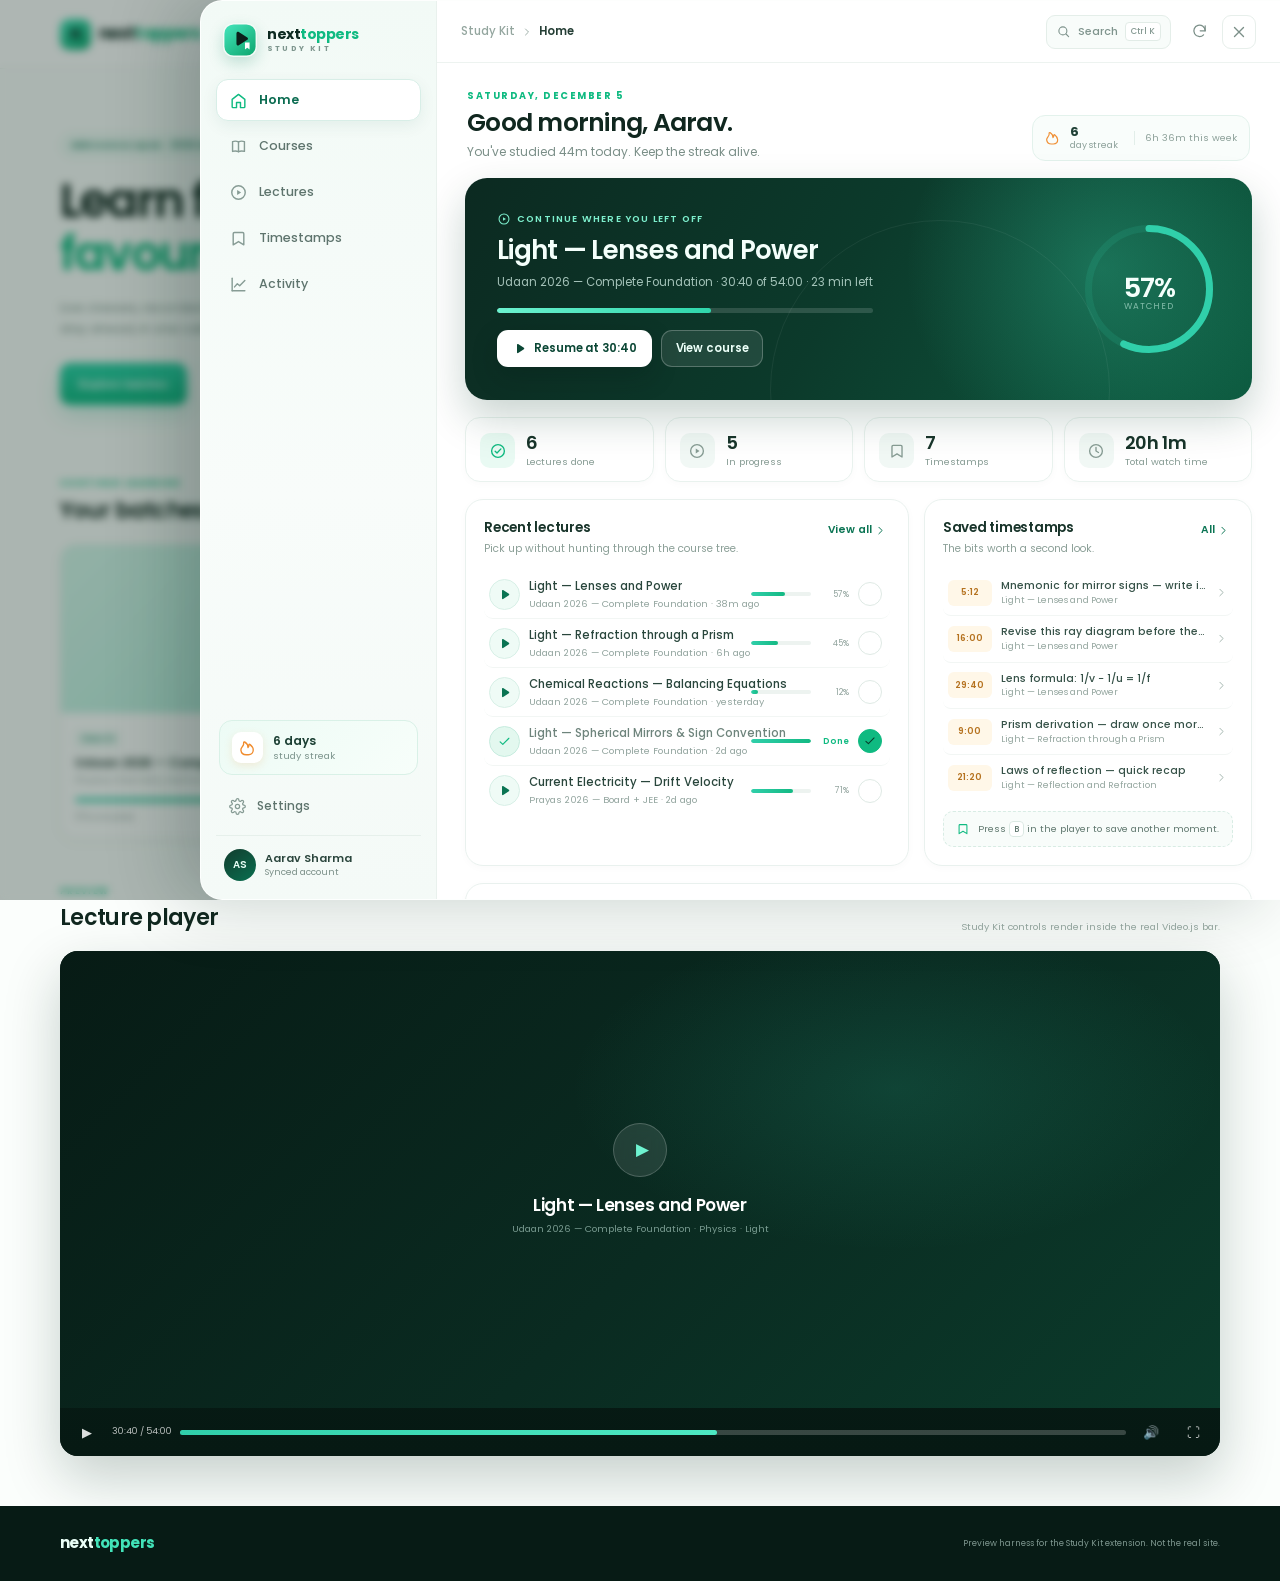
<file: Extension/demo/index.html>
<!doctype html>
<html lang="en">
  <head>
    <meta charset="utf-8" />
    <meta name="viewport" content="width=device-width, initial-scale=1" />
    <title>Next Toppers — Study Kit preview</title>
    <link rel="icon" type="image/png" href="../assets/icon32.png" />
    <link rel="stylesheet" href="demo.css" />
    <link rel="stylesheet" href="../src/host.css" />
  </head>
  <body>
    <header class="site-header">
      <div class="wrap header-inner">
        <a class="logo" href="#" aria-label="Next Toppers home">
          <span class="logo-mark">n</span>
          <span class="logo-text">next<span>toppers</span></span>
        </a>
        <nav class="site-nav" aria-label="Main navigation">
          <a href="#">Courses</a>
          <a href="#">Batches</a>
          <a href="#">Free classes</a>
          <a href="#">Store</a>
        </nav>
        <div class="header-actions">
          <button class="mini-search" type="button" aria-label="Search">
            <svg viewBox="0 0 24 24" width="16" height="16" fill="none" stroke="currentColor" stroke-width="1.8" stroke-linecap="round"><circle cx="11" cy="11" r="6.4"/><path d="m16 16 4.2 4.2"/></svg>
          </button>
          <a class="login" href="#">Login</a>
        </div>
      </div>
    </header>

    <main>
      <section class="hero wrap">
        <div class="hero-copy">
          <span class="pill">Admissions open · 2026 batches</span>
          <h1>Learn from India's<br /><span>favourite teachers.</span></h1>
          <p>Live classes, recorded lectures, notes and tests — everything you need to stay ahead, in one calm place.</p>
          <div class="hero-buttons">
            <button class="btn primary" type="button">Explore batches</button>
            <button class="btn ghost" type="button">Watch a free class</button>
          </div>
        </div>
        <div class="hero-art">
          <div class="hero-orbit"></div>
          <div class="hero-card">
            <div class="hero-card-top">
              <span class="hero-card-badge">LIVE</span>
              <span>Physics · Class 10</span>
            </div>
            <strong>Light — Reflection<br />and Refraction</strong>
            <div class="hero-card-row">
              <span class="hero-avatar">NT</span>
              <span>Next Toppers faculty</span>
            </div>
            <div class="hero-card-bar"><i></i></div>
          </div>
        </div>
      </section>

      <section class="wrap section course-section">
        <div class="section-head">
          <div><span class="section-kicker">Continue learning</span><h2>Your batches</h2></div>
          <a href="#" class="section-link">View all</a>
        </div>
        <div class="course-grid">
          <article class="course">
            <div class="course-cover c1">UD<br /><span>2026</span></div>
            <div class="course-body">
              <span class="course-tag">Class 10</span>
              <h3>Udaan 2026 — Complete Foundation</h3>
              <p>Physics, Chemistry, Maths &amp; Biology</p>
              <div class="course-bar"><i style="width: 57%"></i></div>
              <div class="course-foot"><span>57% complete</span><strong>Continue</strong></div>
            </div>
          </article>
          <article class="course">
            <div class="course-cover c2">PR<br /><span>2026</span></div>
            <div class="course-body">
              <span class="course-tag">Class 12</span>
              <h3>Prayas 2026 — Board + JEE</h3>
              <p>Full syllabus with mentored practice</p>
              <div class="course-bar"><i style="width: 23%"></i></div>
              <div class="course-foot"><span>23% complete</span><strong>Continue</strong></div>
            </div>
          </article>
          <article class="course">
            <div class="course-cover c3">AR<br /><span>JEE</span></div>
            <div class="course-body">
              <span class="course-tag">JEE Main</span>
              <h3>Arjuna JEE 2026 — Crash Course</h3>
              <p>High-yield revision and mock tests</p>
              <div class="course-bar"><i style="width: 8%"></i></div>
              <div class="course-foot"><span>Just started</span><strong>Continue</strong></div>
            </div>
          </article>
        </div>
      </section>

      <section class="wrap section mock-player-section" id="mock-player">
        <div class="section-head">
          <div><span class="section-kicker">Preview</span><h2>Lecture player</h2></div>
          <span class="section-note">Study Kit controls render inside the real Video.js bar.</span>
        </div>
        <div class="mock-player video-js">
          <div class="mock-stage">
            <span class="mock-play">▶</span>
            <div class="mock-title">Light — Reflection and Refraction</div>
            <div class="mock-sub">Udaan 2026 · Physics · Lecture 4</div>
          </div>
          <div class="vjs-control-bar">
            <button class="vjs-play-control" type="button" aria-label="Play">▶</button>
            <span class="vjs-time">30:40 / 54:00</span>
            <div class="vjs-progress-control"><div class="vjs-progress-holder"><div class="vjs-play-progress" style="width:57%"></div></div></div>
            <button class="vjs-volume-panel" type="button" aria-label="Mute">🔊</button>
            <button class="vjs-fullscreen-control" type="button" aria-label="Fullscreen">⛶</button>
          </div>
        </div>
      </section>
    </main>

    <footer class="site-footer">
      <div class="wrap">
        <span>next<span>toppers</span></span>
        <small>Preview harness for the Study Kit extension. Not the real site.</small>
      </div>
    </footer>

    <script src="chrome-shim.js"></script>
    <script src="../src/shared.js"></script>
    <script src="../src/store.js"></script>
    <script src="../src/api.js"></script>
    <script src="../src/sync.js"></script>
    <script src="../src/ui-core.js"></script>
    <script src="../src/player.js"></script>
    <script src="../src/quick-search.js"></script>
    <script src="../src/hub.js"></script>
    <script src="demo.js"></script>
  </body>
</html>
</file>
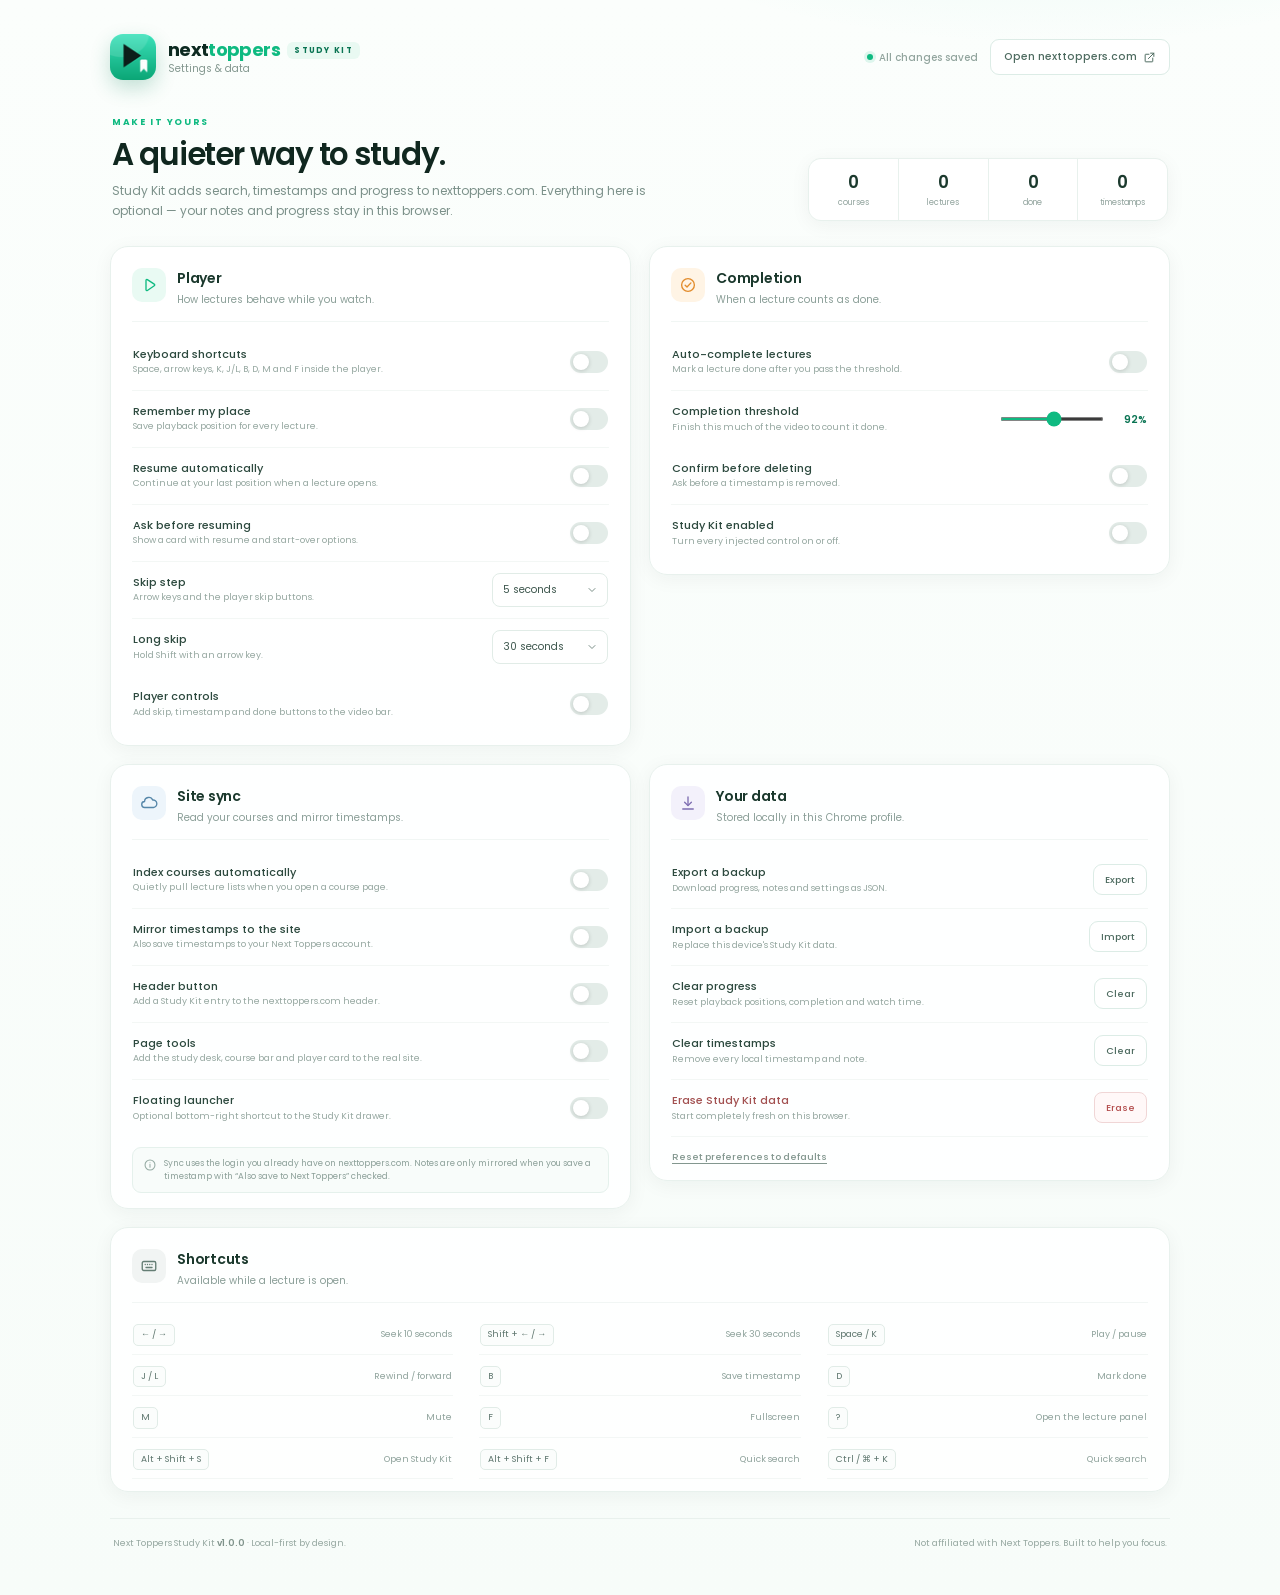
<file: Extension/options/options.html>
<!doctype html>
<html lang="en">
  <head>
    <meta charset="utf-8" />
    <meta name="viewport" content="width=device-width, initial-scale=1" />
    <title>Next Toppers Study Kit — Settings</title>
    <link rel="stylesheet" href="options.css" />
  </head>
  <body>
    <div class="shell">
      <header class="top">
        <div class="brand">
          <img src="../assets/icon48.png" alt="" class="brand-mark" />
          <div>
            <strong>next<span>toppers</span> <em>Study Kit</em></strong>
            <small>Settings &amp; data</small>
          </div>
        </div>
        <div class="top-actions">
          <span class="save-state" id="save-state">All changes saved</span>
          <a class="ghost-btn" href="https://nexttoppers.com" target="_blank" rel="noreferrer">
            Open nexttoppers.com
            <svg viewBox="0 0 24 24" width="13" height="13" fill="none" stroke="currentColor" stroke-width="1.8" stroke-linecap="round" stroke-linejoin="round" aria-hidden="true">
              <path d="M14 4h6v6" /><path d="M20 4 10 14" /><path d="M18 13v6a1 1 0 0 1-1 1H5a1 1 0 0 1-1-1V7a1 1 0 0 1 1-1h6" />
            </svg>
          </a>
        </div>
      </header>

      <section class="intro">
        <div>
          <span class="eyebrow">Make it yours</span>
          <h1>A quieter way to study.</h1>
          <p>Study Kit adds search, timestamps and progress to nexttoppers.com. Everything here is optional — your notes and progress stay in this browser.</p>
        </div>
        <div class="summary" id="summary">
          <div><strong id="sum-courses">0</strong><span>courses</span></div>
          <div><strong id="sum-lectures">0</strong><span>lectures</span></div>
          <div><strong id="sum-done">0</strong><span>done</span></div>
          <div><strong id="sum-bookmarks">0</strong><span>timestamps</span></div>
        </div>
      </section>

      <div class="grid">
        <section class="card">
          <header class="card-head">
            <span class="card-icon mint">
              <svg viewBox="0 0 24 24" width="18" height="18" fill="none" stroke="currentColor" stroke-width="1.8" stroke-linecap="round" stroke-linejoin="round" aria-hidden="true">
                <path d="M8 5.7v12.6c0 .9 1 1.5 1.8 1L19 13c.8-.5.8-1.6 0-2.1L9.8 4.8C9 4.3 8 4.8 8 5.7Z" />
              </svg>
            </span>
            <div><h2>Player</h2><p>How lectures behave while you watch.</p></div>
          </header>
          <label class="row">
            <span><strong>Keyboard shortcuts</strong><small>Space, arrow keys, K, J/L, B, D, M and F inside the player.</small></span>
            <span class="switch"><input type="checkbox" data-setting="shortcuts" /><span class="track"><i></i></span></span>
          </label>
          <label class="row">
            <span><strong>Remember my place</strong><small>Save playback position for every lecture.</small></span>
            <span class="switch"><input type="checkbox" data-setting="saveProgress" /><span class="track"><i></i></span></span>
          </label>
          <label class="row">
            <span><strong>Resume automatically</strong><small>Continue at your last position when a lecture opens.</small></span>
            <span class="switch"><input type="checkbox" data-setting="autoResume" /><span class="track"><i></i></span></span>
          </label>
          <label class="row">
            <span><strong>Ask before resuming</strong><small>Show a card with resume and start-over options.</small></span>
            <span class="switch"><input type="checkbox" data-setting="showResumePrompt" /><span class="track"><i></i></span></span>
          </label>
          <div class="row">
            <span><strong>Skip step</strong><small>Arrow keys and the player skip buttons.</small></span>
            <select data-setting="seekSeconds">
              <option value="5">5 seconds</option>
              <option value="10">10 seconds</option>
              <option value="15">15 seconds</option>
              <option value="20">20 seconds</option>
              <option value="30">30 seconds</option>
            </select>
          </div>
          <div class="row">
            <span><strong>Long skip</strong><small>Hold Shift with an arrow key.</small></span>
            <select data-setting="longSeekSeconds">
              <option value="30">30 seconds</option>
              <option value="45">45 seconds</option>
              <option value="60">60 seconds</option>
              <option value="90">90 seconds</option>
            </select>
          </div>
          <label class="row">
            <span><strong>Player controls</strong><small>Add skip, timestamp and done buttons to the video bar.</small></span>
            <span class="switch"><input type="checkbox" data-setting="showPlayerButtons" /><span class="track"><i></i></span></span>
          </label>
        </section>

        <section class="card">
          <header class="card-head">
            <span class="card-icon warm">
              <svg viewBox="0 0 24 24" width="18" height="18" fill="none" stroke="currentColor" stroke-width="1.8" stroke-linecap="round" stroke-linejoin="round" aria-hidden="true">
                <circle cx="12" cy="12" r="8.5" /><path d="m8.2 12.2 2.5 2.5 5.2-5.5" />
              </svg>
            </span>
            <div><h2>Completion</h2><p>When a lecture counts as done.</p></div>
          </header>
          <label class="row">
            <span><strong>Auto-complete lectures</strong><small>Mark a lecture done after you pass the threshold.</small></span>
            <span class="switch"><input type="checkbox" data-setting="autoComplete" /><span class="track"><i></i></span></span>
          </label>
          <div class="row range-row">
            <span><strong>Completion threshold</strong><small>Finish this much of the video to count it done.</small></span>
            <span class="range-control">
              <input type="range" min="70" max="99" step="1" data-setting="autoCompleteAt" />
              <output id="range-output">92%</output>
            </span>
          </div>
          <label class="row">
            <span><strong>Confirm before deleting</strong><small>Ask before a timestamp is removed.</small></span>
            <span class="switch"><input type="checkbox" data-setting="confirmDelete" /><span class="track"><i></i></span></span>
          </label>
          <label class="row">
            <span><strong>Study Kit enabled</strong><small>Turn every injected control on or off.</small></span>
            <span class="switch"><input type="checkbox" data-setting="enabled" /><span class="track"><i></i></span></span>
          </label>
        </section>

        <section class="card">
          <header class="card-head">
            <span class="card-icon blue">
              <svg viewBox="0 0 24 24" width="18" height="18" fill="none" stroke="currentColor" stroke-width="1.8" stroke-linecap="round" stroke-linejoin="round" aria-hidden="true">
                <path d="M6.5 18a4 4 0 0 1-.4-8 5.6 5.6 0 0 1 10.8-1.9A4.5 4.5 0 0 1 18 18H6.5Z" />
              </svg>
            </span>
            <div><h2>Site sync</h2><p>Read your courses and mirror timestamps.</p></div>
          </header>
          <label class="row">
            <span><strong>Index courses automatically</strong><small>Quietly pull lecture lists when you open a course page.</small></span>
            <span class="switch"><input type="checkbox" data-setting="autoIndexCourse" /><span class="track"><i></i></span></span>
          </label>
          <label class="row">
            <span><strong>Mirror timestamps to the site</strong><small>Also save timestamps to your Next Toppers account.</small></span>
            <span class="switch"><input type="checkbox" data-setting="syncBookmarks" /><span class="track"><i></i></span></span>
          </label>
          <label class="row">
            <span><strong>Header button</strong><small>Add a Study Kit entry to the nexttoppers.com header.</small></span>
            <span class="switch"><input type="checkbox" data-setting="showHeaderButton" /><span class="track"><i></i></span></span>
          </label>
          <label class="row">
            <span><strong>Page tools</strong><small>Add the study desk, course bar and player card to the real site.</small></span>
            <span class="switch"><input type="checkbox" data-setting="showNativeSections" /><span class="track"><i></i></span></span>
          </label>
          <label class="row">
            <span><strong>Floating launcher</strong><small>Optional bottom-right shortcut to the Study Kit drawer.</small></span>
            <span class="switch"><input type="checkbox" data-setting="showFloatingTab" /><span class="track"><i></i></span></span>
          </label>
          <p class="note">
            <svg viewBox="0 0 24 24" width="14" height="14" fill="none" stroke="currentColor" stroke-width="1.8" stroke-linecap="round" stroke-linejoin="round" aria-hidden="true">
              <circle cx="12" cy="12" r="8.5" /><path d="M12 11v5" /><path d="M12 8h.01" />
            </svg>
            Sync uses the login you already have on nexttoppers.com. Notes are only mirrored when you save a timestamp with “Also save to Next Toppers” checked.
          </p>
        </section>

        <section class="card">
          <header class="card-head">
            <span class="card-icon lavender">
              <svg viewBox="0 0 24 24" width="18" height="18" fill="none" stroke="currentColor" stroke-width="1.8" stroke-linecap="round" stroke-linejoin="round" aria-hidden="true">
                <path d="M12 4v11" /><path d="m7.5 11 4.5 4.5 4.5-4.5" /><path d="M5 20h14" />
              </svg>
            </span>
            <div><h2>Your data</h2><p>Stored locally in this Chrome profile.</p></div>
          </header>
          <div class="data-row">
            <div><strong>Export a backup</strong><small>Download progress, notes and settings as JSON.</small></div>
            <button class="ghost-btn" id="export-btn" type="button">Export</button>
          </div>
          <div class="data-row">
            <div><strong>Import a backup</strong><small>Replace this device's Study Kit data.</small></div>
            <button class="ghost-btn" id="import-btn" type="button">Import</button>
          </div>
          <div class="data-row">
            <div><strong>Clear progress</strong><small>Reset playback positions, completion and watch time.</small></div>
            <button class="ghost-btn" id="clear-progress" type="button">Clear</button>
          </div>
          <div class="data-row">
            <div><strong>Clear timestamps</strong><small>Remove every local timestamp and note.</small></div>
            <button class="ghost-btn" id="clear-bookmarks" type="button">Clear</button>
          </div>
          <div class="data-row danger">
            <div><strong>Erase Study Kit data</strong><small>Start completely fresh on this browser.</small></div>
            <button class="danger-btn" id="clear-all" type="button">Erase</button>
          </div>
          <button class="text-btn" id="reset-settings" type="button">Reset preferences to defaults</button>
        </section>

        <section class="card wide">
          <header class="card-head">
            <span class="card-icon slate">
              <svg viewBox="0 0 24 24" width="18" height="18" fill="none" stroke="currentColor" stroke-width="1.8" stroke-linecap="round" stroke-linejoin="round" aria-hidden="true">
                <rect x="3" y="6" width="18" height="12" rx="2" /><path d="M7 10h.01M10 10h.01M13 10h.01M16 10h.01M8 14h8" />
              </svg>
            </span>
            <div><h2>Shortcuts</h2><p>Available while a lecture is open.</p></div>
          </header>
          <div class="shortcut-grid">
            <div><kbd>← / →</kbd><span>Seek 10 seconds</span></div>
            <div><kbd>Shift + ← / →</kbd><span>Seek 30 seconds</span></div>
            <div><kbd>Space / K</kbd><span>Play / pause</span></div>
            <div><kbd>J / L</kbd><span>Rewind / forward</span></div>
            <div><kbd>B</kbd><span>Save timestamp</span></div>
            <div><kbd>D</kbd><span>Mark done</span></div>
            <div><kbd>M</kbd><span>Mute</span></div>
            <div><kbd>F</kbd><span>Fullscreen</span></div>
            <div><kbd>?</kbd><span>Open the lecture panel</span></div>
            <div><kbd>Alt + Shift + S</kbd><span>Open Study Kit</span></div>
            <div><kbd>Alt + Shift + F</kbd><span>Quick search</span></div>
            <div><kbd>Ctrl / ⌘ + K</kbd><span>Quick search</span></div>
          </div>
        </section>
      </div>

      <footer class="foot">
        <span>Next Toppers Study Kit <b id="version">v1.0.0</b> · Local-first by design.</span>
        <span>Not affiliated with Next Toppers. Built to help you focus.</span>
      </footer>
    </div>

    <div class="toast" id="toast" role="status" aria-live="polite"></div>
    <input type="file" id="import-file" accept="application/json,.json" hidden />
    <script src="../src/shared.js"></script>
    <script src="options.js"></script>
  </body>
</html>
</file>
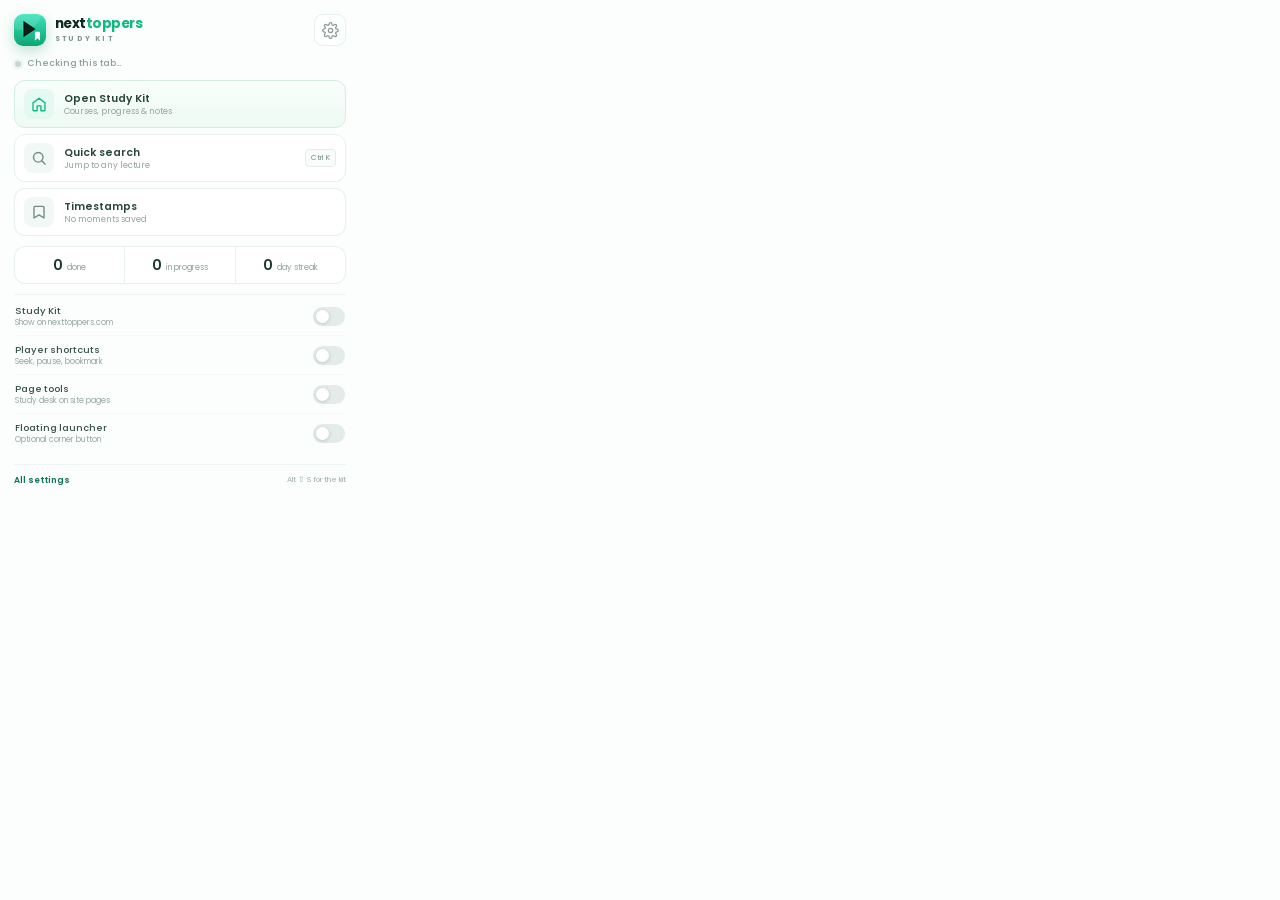
<file: Extension/popup/popup.html>
<!doctype html>
<html lang="en">
  <head>
    <meta charset="utf-8" />
    <meta name="viewport" content="width=device-width, initial-scale=1" />
    <title>Next Toppers Study Kit</title>
    <link rel="stylesheet" href="popup.css" />
  </head>
  <body>
    <main class="popup">
      <header class="top">
        <div class="brand">
          <img src="../assets/icon32.png" alt="" class="brand-mark" />
          <div class="brand-copy">
            <strong>next<span>toppers</span></strong>
            <small>STUDY KIT</small>
          </div>
        </div>
        <button class="icon-btn" id="open-settings" type="button" title="Study Kit settings" aria-label="Open settings">
          <svg viewBox="0 0 24 24" width="17" height="17" fill="none" stroke="currentColor" stroke-width="1.8" stroke-linecap="round" stroke-linejoin="round" aria-hidden="true">
            <circle cx="12" cy="12" r="3" />
            <path d="M19.4 15a1.7 1.7 0 0 0 .3 1.9l.1.1a2 2 0 1 1-2.8 2.8l-.1-.1a1.7 1.7 0 0 0-1.9-.3 1.7 1.7 0 0 0-1 1.5V21a2 2 0 1 1-4 0v-.1a1.7 1.7 0 0 0-1.1-1.5 1.7 1.7 0 0 0-1.9.3l-.1.1a2 2 0 1 1-2.8-2.8l.1-.1a1.7 1.7 0 0 0 .3-1.9 1.7 1.7 0 0 0-1.5-1H3a2 2 0 1 1 0-4h.1a1.7 1.7 0 0 0 1.5-1.1 1.7 1.7 0 0 0-.3-1.9l-.1-.1a2 2 0 1 1 2.8-2.8l.1.1a1.7 1.7 0 0 0 1.9.3H9a1.7 1.7 0 0 0 1-1.5V3a2 2 0 1 1 4 0v.1a1.7 1.7 0 0 0 1 1.5 1.7 1.7 0 0 0 1.9-.3l.1-.1a2 2 0 1 1 2.8 2.8l-.1.1a1.7 1.7 0 0 0-.3 1.9V9a1.7 1.7 0 0 0 1.5 1H21a2 2 0 1 1 0 4h-.1a1.7 1.7 0 0 0-1.5 1Z" />
          </svg>
        </button>
      </header>

      <div class="site-state" id="site-state">
        <span class="site-dot"></span>
        <span id="site-text">Checking this tab…</span>
      </div>

      <button class="continue" id="continue-card" type="button" hidden>
        <span class="continue-art" id="continue-art">NT</span>
        <span class="continue-copy">
          <span class="continue-kicker">Continue where you left off</span>
          <strong id="continue-title">Your next lecture</strong>
          <span class="continue-meta" id="continue-meta"></span>
          <span class="continue-track"><i id="continue-fill"></i></span>
        </span>
        <span class="continue-play">
          <svg viewBox="0 0 24 24" width="15" height="15" fill="currentColor" aria-hidden="true">
            <path d="M8 5.7v12.6c0 .9 1 1.5 1.8 1L19 13c.8-.5.8-1.6 0-2.1L9.8 4.8C9 4.3 8 4.8 8 5.7Z" />
          </svg>
        </span>
      </button>

      <div class="actions">
        <button class="action primary" id="open-hub" type="button">
          <span class="action-icon">
            <svg viewBox="0 0 24 24" width="18" height="18" fill="none" stroke="currentColor" stroke-width="1.8" stroke-linecap="round" stroke-linejoin="round" aria-hidden="true">
              <path d="m4 10.5 8-6.2 8 6.2V20a1 1 0 0 1-1 1h-4.5v-6.5h-5V21H5a1 1 0 0 1-1-1v-9.5Z" />
            </svg>
          </span>
          <span><strong>Open Study Kit</strong><small>Courses, progress &amp; notes</small></span>
        </button>
        <button class="action" id="quick-search" type="button">
          <span class="action-icon">
            <svg viewBox="0 0 24 24" width="18" height="18" fill="none" stroke="currentColor" stroke-width="1.8" stroke-linecap="round" stroke-linejoin="round" aria-hidden="true">
              <circle cx="11" cy="11" r="6.4" />
              <path d="m16 16 4.2 4.2" />
            </svg>
          </span>
          <span><strong>Quick search</strong><small>Jump to any lecture</small></span>
          <kbd>Ctrl K</kbd>
        </button>
        <button class="action" id="open-timestamps" type="button">
          <span class="action-icon">
            <svg viewBox="0 0 24 24" width="18" height="18" fill="none" stroke="currentColor" stroke-width="1.8" stroke-linecap="round" stroke-linejoin="round" aria-hidden="true">
              <path d="M6.8 4.5h10.4a1.5 1.5 0 0 1 1.5 1.5v14l-6.7-4.1L5.3 20V6a1.5 1.5 0 0 1 1.5-1.5Z" />
            </svg>
          </span>
          <span><strong>Timestamps</strong><small id="timestamp-count">No moments saved</small></span>
        </button>
      </div>

      <section class="stats" aria-label="Study stats">
        <div><strong id="stat-done">0</strong><span>done</span></div>
        <div><strong id="stat-progress">0</strong><span>in progress</span></div>
        <div><strong id="stat-streak">0</strong><span>day streak</span></div>
      </section>

      <section class="prefs" aria-label="Quick preferences">
        <label class="pref">
          <span><strong>Study Kit</strong><small>Show on nexttoppers.com</small></span>
          <span class="switch"><input type="checkbox" data-setting="enabled" /><span class="track"><i></i></span></span>
        </label>
        <label class="pref">
          <span><strong>Player shortcuts</strong><small>Seek, pause, bookmark</small></span>
          <span class="switch"><input type="checkbox" data-setting="shortcuts" /><span class="track"><i></i></span></span>
        </label>
        <label class="pref">
          <span><strong>Page tools</strong><small>Study desk on site pages</small></span>
          <span class="switch"><input type="checkbox" data-setting="showNativeSections" /><span class="track"><i></i></span></span>
        </label>
        <label class="pref">
          <span><strong>Floating launcher</strong><small>Optional corner button</small></span>
          <span class="switch"><input type="checkbox" data-setting="showFloatingTab" /><span class="track"><i></i></span></span>
        </label>
      </section>

      <footer class="foot">
        <button class="foot-link" id="open-options" type="button">All settings</button>
        <span class="foot-brand">Alt ⇧ S for the kit</span>
      </footer>
    </main>
    <script src="../src/shared.js"></script>
    <script src="popup.js"></script>
  </body>
</html>
</file>
<file: Extension/demo/demo.css>
@font-face {
  font-family: "NT Poppins";
  src: url("../assets/poppins-400.woff2") format("woff2");
  font-weight: 400;
  font-display: swap;
}
@font-face {
  font-family: "NT Poppins";
  src: url("../assets/poppins-500.woff2") format("woff2");
  font-weight: 500;
  font-display: swap;
}
@font-face {
  font-family: "NT Poppins";
  src: url("../assets/poppins-600.woff2") format("woff2");
  font-weight: 600;
  font-display: swap;
}
@font-face {
  font-family: "NT Poppins";
  src: url("../assets/poppins-700.woff2") format("woff2");
  font-weight: 700;
  font-display: swap;
}

:root {
  --mint: #30cfaa;
  --mint-strong: #0fba81;
  --ink: #10271f;
  --muted: #7b8f88;
  --line: #e7f0ec;
  font-family: "NT Poppins", "Poppins", -apple-system, BlinkMacSystemFont, "Segoe UI", sans-serif;
  color: var(--ink);
}
* {
  box-sizing: border-box;
}
html {
  background: #fbfefc;
}
body {
  margin: 0;
  background: #fbfefc;
  font-size: 14px;
  line-height: 1.5;
  -webkit-font-smoothing: antialiased;
}
a {
  color: inherit;
  text-decoration: none;
}
.wrap {
  width: min(1160px, calc(100% - 48px));
  margin: 0 auto;
}

/* ----------------------------------------------------------------- header */

.site-header {
  position: relative;
  z-index: 10;
  border-bottom: 1px solid #edf3f0;
  background: rgba(255, 255, 255, 0.96);
  backdrop-filter: blur(12px);
}
.header-inner {
  display: flex;
  align-items: center;
  gap: 30px;
  height: 68px;
}
.logo {
  display: flex;
  align-items: center;
  gap: 8px;
}
.logo-mark {
  display: flex;
  align-items: center;
  justify-content: center;
  width: 31px;
  height: 31px;
  border-radius: 9px;
  background: linear-gradient(145deg, #42e3b9, #0fa870);
  color: #0c1f1a;
  font-size: 17px;
  font-weight: 700;
}
.logo-text {
  font-size: 17px;
  font-weight: 700;
  letter-spacing: -0.7px;
  color: #0d2a21;
}
.logo-text span {
  color: var(--mint-strong);
}
.site-nav {
  display: flex;
  align-items: center;
  gap: 24px;
  margin-left: 12px;
}
.site-nav a {
  font-size: 12px;
  font-weight: 500;
  color: #5d756c;
}
.site-nav a:hover {
  color: var(--mint-deep);
}
.header-actions {
  display: flex;
  align-items: center;
  gap: 10px;
  margin-left: auto;
}
.mini-search {
  display: flex;
  align-items: center;
  justify-content: center;
  width: 33px;
  height: 33px;
  border: 1px solid #e7f0ec;
  border-radius: 9px;
  background: #fff;
  color: #7d938b;
}
.login {
  display: inline-flex;
  align-items: center;
  justify-content: center;
  height: 36px;
  padding: 0 17px;
  border-radius: 999px;
  background: #10271f;
  color: #f2fff9;
  font-size: 11.5px;
  font-weight: 600;
}
.login:hover {
  background: #0a7453;
}

/* ------------------------------------------------------------------- hero */

.hero {
  display: flex;
  align-items: center;
  justify-content: space-between;
  gap: 50px;
  min-height: 390px;
  padding-top: 44px;
  padding-bottom: 34px;
}
.hero-copy {
  max-width: 620px;
}
.pill {
  display: inline-flex;
  padding: 5px 10px;
  border: 1px solid #d8f0e7;
  border-radius: 999px;
  background: #f0fbf6;
  color: #0a7453;
  font-size: 9px;
  font-weight: 600;
  letter-spacing: 0.2px;
}
.hero h1 {
  margin: 17px 0 0;
  font-size: 47px;
  font-weight: 600;
  line-height: 1.12;
  letter-spacing: -1.8px;
  color: #10271f;
}
.hero h1 span {
  color: var(--mint-strong);
}
.hero p {
  max-width: 500px;
  margin: 16px 0 0;
  color: #7b8f88;
  font-size: 12.5px;
  line-height: 1.7;
}
.hero-buttons {
  display: flex;
  gap: 9px;
  margin-top: 24px;
}
.btn {
  display: inline-flex;
  align-items: center;
  justify-content: center;
  height: 42px;
  padding: 0 18px;
  border: 1px solid transparent;
  border-radius: 10px;
  font-size: 11.5px;
  font-weight: 600;
}
.btn.primary {
  background: linear-gradient(180deg, #2fd4ab, #16b985);
  color: #fff;
  box-shadow: 0 9px 22px rgba(20, 176, 129, 0.22);
}
.btn.ghost {
  border-color: #dfece7;
  background: #fff;
  color: #4e6b60;
}
.hero-art {
  position: relative;
  display: flex;
  align-items: center;
  justify-content: center;
  width: 360px;
  height: 300px;
  flex: 0 0 360px;
}
.hero-orbit {
  position: absolute;
  inset: 8px;
  border: 1px dashed #cfe9df;
  border-radius: 50%;
}
.hero-orbit::after {
  content: "";
  position: absolute;
  top: 24px;
  right: 44px;
  width: 11px;
  height: 11px;
  border-radius: 50%;
  background: var(--mint);
  box-shadow: 0 0 0 6px rgba(48, 207, 170, 0.13);
}
.hero-card {
  position: relative;
  width: 280px;
  padding: 18px;
  border-radius: 18px;
  background: linear-gradient(145deg, #0c2a21, #0d5b40);
  color: #fff;
  box-shadow: 0 26px 60px rgba(7, 48, 35, 0.28);
  transform: rotate(-2.5deg);
}
.hero-card-top {
  display: flex;
  align-items: center;
  gap: 8px;
  font-size: 8.5px;
  color: rgba(225, 255, 246, 0.63);
}
.hero-card-badge {
  padding: 3px 6px;
  border-radius: 4px;
  background: #ff6b6b;
  color: #fff;
  font-size: 7px;
  font-weight: 700;
  letter-spacing: 0.8px;
}
.hero-card strong {
  display: block;
  margin-top: 14px;
  font-size: 19px;
  font-weight: 600;
  line-height: 1.28;
  letter-spacing: -0.5px;
}
.hero-card-row {
  display: flex;
  align-items: center;
  gap: 7px;
  margin-top: 18px;
  font-size: 8.5px;
  color: rgba(219, 250, 240, 0.6);
}
.hero-avatar {
  display: flex;
  align-items: center;
  justify-content: center;
  width: 24px;
  height: 24px;
  border-radius: 50%;
  background: #42e3b9;
  color: #083d2e;
  font-size: 7px;
  font-weight: 700;
}
.hero-card-bar {
  height: 4px;
  margin-top: 14px;
  overflow: hidden;
  border-radius: 99px;
  background: rgba(255, 255, 255, 0.13);
}
.hero-card-bar i {
  display: block;
  width: 57%;
  height: 100%;
  border-radius: inherit;
  background: linear-gradient(90deg, #6cf2cf, #2fd6ab);
}

/* ---------------------------------------------------------------- sections */

.section {
  padding-top: 18px;
  padding-bottom: 28px;
}
.section-head {
  display: flex;
  align-items: flex-end;
  justify-content: space-between;
  gap: 20px;
  margin-bottom: 17px;
}
.section-kicker {
  display: block;
  margin-bottom: 4px;
  color: var(--mint-strong);
  font-size: 8.5px;
  font-weight: 700;
  letter-spacing: 1.3px;
  text-transform: uppercase;
}
.section h2 {
  margin: 0;
  font-size: 22px;
  font-weight: 600;
  letter-spacing: -0.7px;
  color: #10271f;
}
.section-link {
  color: var(--mint-deep);
  font-size: 10px;
  font-weight: 600;
}
.section-note {
  font-size: 9.5px;
  color: #97a9a2;
}
.course-grid {
  display: grid;
  grid-template-columns: repeat(3, minmax(0, 1fr));
  gap: 15px;
}
.course {
  overflow: hidden;
  border: 1px solid #e8f1ed;
  border-radius: 15px;
  background: #fff;
  box-shadow: 0 3px 12px rgba(8, 44, 32, 0.035);
}
.course-cover {
  display: flex;
  flex-direction: column;
  align-items: center;
  justify-content: center;
  aspect-ratio: 16 / 7.2;
  color: rgba(6, 47, 34, 0.72);
  font-size: 25px;
  font-weight: 700;
  line-height: 1;
  letter-spacing: -1px;
}
.course-cover span {
  margin-top: 4px;
  font-size: 9px;
  letter-spacing: 2px;
}
.course-cover.c1 {
  background: linear-gradient(135deg, #d8f7ec, #a9ead7);
}
.course-cover.c2 {
  background: linear-gradient(135deg, #e2f1fc, #b7ddf6);
}
.course-cover.c3 {
  background: linear-gradient(135deg, #fff0d9, #ffd8a2);
}
.course-body {
  padding: 13px 14px 14px;
}
.course-tag {
  display: inline-flex;
  padding: 3px 6px;
  border-radius: 4px;
  background: #effaf5;
  color: #0b8060;
  font-size: 7.5px;
  font-weight: 600;
}
.course h3 {
  margin: 7px 0 0;
  font-size: 12px;
  font-weight: 600;
  line-height: 1.4;
  color: #213e34;
}
.course p {
  margin: 3px 0 10px;
  font-size: 9px;
  color: #91a49d;
}
.course-bar {
  height: 4px;
  overflow: hidden;
  border-radius: 99px;
  background: #edf3f0;
}
.course-bar i {
  display: block;
  height: 100%;
  border-radius: inherit;
  background: linear-gradient(90deg, #30cfaa, #14b985);
}
.course-foot {
  display: flex;
  align-items: center;
  justify-content: space-between;
  margin-top: 9px;
  font-size: 8.5px;
  color: #91a49d;
}
.course-foot strong {
  color: var(--mint-deep);
  font-weight: 600;
}

/* ------------------------------------------------------------ mock player */

.mock-player-section {
  padding-bottom: 50px;
}
html.demo-player-mode .hero,
html.demo-player-mode .course-section {
  display: none;
}
html.demo-player-mode .mock-player-section {
  padding-top: 30px;
  padding-bottom: 56px;
}
html.demo-player-mode .mock-stage {
  aspect-ratio: 16 / 6.6;
}
html.demo-player-mode .mock-player {
  box-shadow: 0 28px 70px rgba(7, 43, 31, 0.26);
}
.mock-player {
  overflow: hidden;
  border-radius: 18px;
  background: #071b15;
  box-shadow: 0 22px 55px rgba(7, 43, 31, 0.22);
}
.mock-stage {
  position: relative;
  display: flex;
  flex-direction: column;
  align-items: center;
  justify-content: center;
  aspect-ratio: 16 / 6.3;
  background:
    radial-gradient(500px 250px at 72% 30%, rgba(48, 207, 170, 0.14), transparent 65%),
    linear-gradient(135deg, #071b15 0%, #0a2b21 55%, #0b3b2b 100%);
  color: #fff;
  text-align: center;
}
.mock-play {
  display: flex;
  align-items: center;
  justify-content: center;
  width: 54px;
  height: 54px;
  padding-left: 4px;
  border: 1px solid rgba(255, 255, 255, 0.2);
  border-radius: 50%;
  background: rgba(255, 255, 255, 0.1);
  color: #6ef3d0;
  font-size: 17px;
  backdrop-filter: blur(8px);
}
.mock-title {
  margin-top: 16px;
  font-size: 17px;
  font-weight: 600;
  letter-spacing: -0.4px;
}
.mock-sub {
  margin-top: 4px;
  font-size: 9.5px;
  color: rgba(214, 249, 238, 0.54);
}
.vjs-control-bar {
  display: flex;
  align-items: center;
  gap: 8px;
  height: 48px;
  padding: 0 10px;
  background: linear-gradient(180deg, rgba(6, 25, 19, 0.7), #061913);
  color: #fff;
}
.vjs-control-bar button {
  display: flex;
  align-items: center;
  justify-content: center;
  width: 34px;
  height: 100%;
  padding: 0;
  border: 0;
  background: transparent;
  color: #fff;
  font-size: 13px;
  opacity: 0.86;
  cursor: pointer;
}
.vjs-time {
  font-size: 9px;
  color: rgba(255, 255, 255, 0.72);
  font-variant-numeric: tabular-nums;
  white-space: nowrap;
}
.vjs-progress-control {
  flex: 1;
  height: 100%;
  display: flex;
  align-items: center;
}
.vjs-progress-holder {
  position: relative;
  width: 100%;
  height: 5px;
  border-radius: 99px;
  background: rgba(255, 255, 255, 0.2);
}
.vjs-play-progress {
  height: 100%;
  border-radius: inherit;
  background: linear-gradient(90deg, #30cfaa, #4de8c2);
}

/* ----------------------------------------------------------------- footer */

.site-footer {
  padding: 26px 0;
  background: #071b15;
  color: rgba(226, 255, 246, 0.55);
}
.site-footer .wrap {
  display: flex;
  align-items: center;
  justify-content: space-between;
  gap: 20px;
}
.site-footer span {
  font-size: 15px;
  font-weight: 700;
  letter-spacing: -0.6px;
  color: #eafff7;
}
.site-footer span span {
  color: #42e3b9;
}
.site-footer small {
  font-size: 8.5px;
}

@media (max-width: 960px) {
  .site-nav {
    display: none;
  }
  .hero {
    min-height: 0;
    gap: 24px;
  }
  .hero h1 {
    font-size: 36px;
  }
  .hero-art {
    width: 280px;
    height: 260px;
    flex-basis: 280px;
  }
  .hero-card {
    width: 240px;
  }
  .course-grid {
    grid-template-columns: repeat(2, minmax(0, 1fr));
  }
}
@media (max-width: 720px) {
  .wrap {
    width: calc(100% - 30px);
  }
  .hero {
    flex-direction: column;
    align-items: flex-start;
    padding-top: 30px;
  }
  .hero h1 {
    font-size: 32px;
  }
  .hero-art {
    align-self: center;
  }
  .course-grid {
    grid-template-columns: 1fr;
  }
  .section-head {
    align-items: flex-start;
    flex-direction: column;
    gap: 7px;
  }
  .site-footer .wrap {
    align-items: flex-start;
    flex-direction: column;
  }
}
</file>
<file: Extension/src/host.css>
/* Next Toppers Study Kit — page-level host + native controls. */
#nt-study-kit-host {
  all: initial;
  position: fixed;
  inset: 0;
  z-index: 2147483000;
  pointer-events: none;
  font-family: "Poppins", -apple-system, BlinkMacSystemFont, "Segoe UI", sans-serif;
}
#nt-study-kit-host.nt-disabled {
  display: none !important;
}

html.nt-sheet-open,
html.nt-sheet-open body {
  overflow: hidden !important;
}

/* ---------------------------------------------------------- header button */

.nt-head-btn {
  all: initial !important;
  box-sizing: border-box !important;
  display: inline-flex !important;
  align-items: center !important;
  justify-content: center !important;
  gap: 8px !important;
  height: 40px !important;
  margin: 0 0 0 10px !important;
  padding: 0 13px 0 8px !important;
  border: 1px solid #d9eee7 !important;
  border-radius: 999px !important;
  background: linear-gradient(180deg, #f7fdfa 0%, #eefaf5 100%) !important;
  color: #0a6b50 !important;
  font-family: "Poppins", -apple-system, BlinkMacSystemFont, "Segoe UI", sans-serif !important;
  font-size: 12.5px !important;
  font-weight: 600 !important;
  line-height: 1 !important;
  letter-spacing: -0.1px !important;
  white-space: nowrap !important;
  cursor: pointer !important;
  vertical-align: middle !important;
  transition: background 160ms ease, border-color 160ms ease, box-shadow 160ms ease,
    transform 160ms ease !important;
}
.nt-head-btn:hover {
  background: linear-gradient(180deg, #f0fcf7 0%, #ddf7ee 100%) !important;
  border-color: #a9e6d4 !important;
  box-shadow: 0 5px 16px rgba(16, 138, 99, 0.13) !important;
  transform: translateY(-1px) !important;
}
.nt-head-btn:active {
  transform: translateY(0) !important;
}
.nt-head-btn:focus-visible {
  outline: 2px solid #30cfaa !important;
  outline-offset: 2px !important;
}
.nt-head-btn .nt-head-mark {
  display: inline-flex !important;
  flex: 0 0 auto !important;
}
.nt-head-btn .nt-head-mark svg {
  display: block !important;
  border-radius: 6px !important;
}
.nt-head-btn .nt-head-label {
  display: inline-block !important;
  color: inherit !important;
}
.nt-head-btn kbd {
  all: initial !important;
  display: inline-block !important;
  box-sizing: border-box !important;
  padding: 2px 5px !important;
  border: 1px solid #d5eae3 !important;
  border-radius: 4px !important;
  background: #ffffff !important;
  color: #6d837b !important;
  font-family: "Poppins", sans-serif !important;
  font-size: 9px !important;
  font-weight: 500 !important;
  line-height: 1.2 !important;
  letter-spacing: 0.2px !important;
}
.nt-head-btn.is-on-dark {
  border-color: rgba(125, 235, 201, 0.28) !important;
  background: rgba(255, 255, 255, 0.08) !important;
  color: #e4fff7 !important;
  backdrop-filter: blur(8px);
  -webkit-backdrop-filter: blur(8px);
}
.nt-head-btn.is-on-dark:hover {
  border-color: rgba(125, 235, 201, 0.5) !important;
  background: rgba(48, 207, 170, 0.16) !important;
  box-shadow: 0 5px 16px rgba(0, 0, 0, 0.18) !important;
}
.nt-head-btn.is-on-dark kbd {
  border-color: rgba(255, 255, 255, 0.15) !important;
  background: rgba(0, 0, 0, 0.18) !important;
  color: #b6d6cb !important;
}

@media (max-width: 1180px) {
  .nt-head-btn kbd {
    display: none !important;
  }
}
@media (max-width: 720px) {
  .nt-head-btn {
    height: 34px !important;
    padding: 0 7px !important;
    margin-left: 6px !important;
  }
  .nt-head-btn .nt-head-label {
    display: none !important;
  }
}

/* ------------------------------------------------------------ video.js bits */

.nt-vjs-group {
  display: flex !important;
  align-items: center !important;
  height: 100% !important;
  order: 8 !important;
  margin: 0 2px !important;
}
.nt-vjs-btn {
  position: relative !important;
  display: flex !important;
  align-items: center !important;
  justify-content: center !important;
  width: 3.5em !important;
  height: 100% !important;
  min-width: 0 !important;
  padding: 0 !important;
  border: 0 !important;
  background: transparent !important;
  color: #ffffff !important;
  opacity: 0.88 !important;
  cursor: pointer !important;
  font-family: "Poppins", sans-serif !important;
  transition: background 140ms ease, opacity 140ms ease, color 140ms ease !important;
  -webkit-tap-highlight-color: transparent !important;
}
.nt-vjs-btn:hover {
  background: rgba(255, 255, 255, 0.14) !important;
  opacity: 1 !important;
}
.nt-vjs-btn:focus-visible {
  outline: 2px solid #42e3b9 !important;
  outline-offset: -3px !important;
}
.nt-vjs-btn.is-active {
  color: #42e3b9 !important;
}
.nt-vjs-btn.has-bookmarks::after {
  content: "" !important;
  position: absolute !important;
  top: 24% !important;
  right: 23% !important;
  width: 5px !important;
  height: 5px !important;
  border-radius: 50% !important;
  background: #42e3b9 !important;
  box-shadow: 0 0 0 2px rgba(0, 0, 0, 0.28) !important;
}
.nt-vjs-btn svg {
  display: block !important;
  width: 21px !important;
  height: 21px !important;
  fill: none !important;
}
.nt-vjs-btn svg text {
  fill: currentColor !important;
  stroke: none !important;
}
.nt-vjs-mark {
  display: flex !important;
  align-items: center !important;
  justify-content: center !important;
  border-radius: 5px !important;
  overflow: hidden !important;
}
.nt-vjs-mark svg {
  display: block !important;
  width: 19px !important;
  height: 19px !important;
}
.nt-vjs-tip {
  position: absolute !important;
  left: 50% !important;
  bottom: calc(100% + 9px) !important;
  transform: translate(-50%, 4px) !important;
  padding: 5px 8px !important;
  border-radius: 6px !important;
  background: rgba(8, 27, 22, 0.94) !important;
  color: #f2fffa !important;
  font-family: "Poppins", sans-serif !important;
  font-size: 10px !important;
  font-weight: 500 !important;
  line-height: 1.3 !important;
  white-space: nowrap !important;
  opacity: 0 !important;
  pointer-events: none !important;
  transition: opacity 140ms ease, transform 140ms ease !important;
  z-index: 20 !important;
}
.nt-vjs-btn:hover .nt-vjs-tip,
.nt-vjs-btn:focus-visible .nt-vjs-tip {
  opacity: 1 !important;
  transform: translate(-50%, 0) !important;
}
html.nt-hide-player-buttons .nt-vjs-group {
  display: none !important;
}

/* --------------------------------------------------------- timeline markers */

.nt-progress-markers {
  position: absolute !important;
  inset: 0 !important;
  z-index: 4 !important;
  pointer-events: none !important;
}
.nt-progress-dot {
  position: absolute !important;
  top: 50% !important;
  width: 9px !important;
  height: 9px !important;
  padding: 0 !important;
  border: 1.5px solid rgba(4, 27, 21, 0.7) !important;
  border-radius: 50% !important;
  background: #ffd166 !important;
  box-shadow: 0 1px 5px rgba(0, 0, 0, 0.4) !important;
  transform: translate(-50%, -50%) scale(1) !important;
  cursor: pointer !important;
  pointer-events: auto !important;
  transition: transform 120ms ease, background 120ms ease !important;
}
.nt-progress-dot:hover {
  background: #ffe29a !important;
  transform: translate(-50%, -50%) scale(1.35) !important;
}

@media (max-width: 640px) {
  .nt-vjs-btn {
    width: 2.7em !important;
  }
  .nt-vjs-btn:nth-child(1),
  .nt-vjs-btn:nth-child(2) {
    display: none !important;
  }
  .nt-vjs-tip {
    display: none !important;
  }
}
</file>
<file: Extension/options/options.css>
@font-face {
  font-family: "NT Poppins";
  src: url("../assets/poppins-400.woff2") format("woff2");
  font-weight: 400;
  font-display: swap;
}
@font-face {
  font-family: "NT Poppins";
  src: url("../assets/poppins-500.woff2") format("woff2");
  font-weight: 500;
  font-display: swap;
}
@font-face {
  font-family: "NT Poppins";
  src: url("../assets/poppins-600.woff2") format("woff2");
  font-weight: 600;
  font-display: swap;
}
@font-face {
  font-family: "NT Poppins";
  src: url("../assets/poppins-700.woff2") format("woff2");
  font-weight: 700;
  font-display: swap;
}

:root {
  --mint: #30cfaa;
  --mint-strong: #0fba81;
  --mint-deep: #0a7453;
  --ink: #10271f;
  --body: #455e55;
  --muted: #83978f;
  --line: #e8f1ed;
  --soft: #f6fbf9;
  --soft-2: #eaf9f3;
  --danger: #dc5252;
  --shadow: 0 4px 20px rgba(8, 48, 34, 0.05);
  font-family: "NT Poppins", "Poppins", -apple-system, BlinkMacSystemFont, "Segoe UI", sans-serif;
  color: var(--ink);
}
* {
  box-sizing: border-box;
}
[hidden] {
  display: none !important;
}
html {
  min-height: 100%;
  background: #f8fcfa;
}
body {
  min-height: 100vh;
  margin: 0;
  background:
    radial-gradient(900px 420px at 82% -14%, rgba(48, 207, 170, 0.14), transparent 64%),
    linear-gradient(180deg, #fbfefc 0%, #f7fcf9 100%);
  font-size: 13px;
  line-height: 1.5;
  -webkit-font-smoothing: antialiased;
}
button,
input,
select {
  font: inherit;
  color: inherit;
}
button {
  cursor: pointer;
}
a {
  color: inherit;
  text-decoration: none;
}
kbd {
  font-family: inherit;
}

.shell {
  width: min(1060px, calc(100% - 48px));
  margin: 0 auto;
  padding: 34px 0 44px;
}

/* -------------------------------------------------------------------- top */

.top {
  display: flex;
  align-items: center;
  justify-content: space-between;
  gap: 24px;
  margin-bottom: 36px;
}
.brand {
  display: flex;
  align-items: center;
  gap: 12px;
}
.brand-mark {
  width: 46px;
  height: 46px;
  border-radius: 13px;
  box-shadow: 0 8px 20px rgba(15, 130, 94, 0.24);
}
.brand > div {
  display: flex;
  flex-direction: column;
  line-height: 1.1;
}
.brand strong {
  font-size: 18px;
  font-weight: 700;
  letter-spacing: -0.65px;
  color: #0d2a21;
}
.brand strong span {
  color: var(--mint-strong);
}
.brand strong em {
  margin-left: 4px;
  padding: 3px 7px;
  border-radius: 6px;
  background: #e9f9f2;
  color: var(--mint-deep);
  font-size: 8px;
  font-style: normal;
  font-weight: 700;
  letter-spacing: 1.3px;
  text-transform: uppercase;
  vertical-align: 3px;
}
.brand small {
  margin-top: 4px;
  font-size: 10px;
  color: #83978f;
}
.top-actions {
  display: flex;
  align-items: center;
  gap: 12px;
}
.save-state {
  display: inline-flex;
  align-items: center;
  gap: 6px;
  font-size: 10px;
  font-weight: 500;
  color: #91a49d;
  transition: color 180ms ease;
}
.save-state::before {
  content: "";
  width: 6px;
  height: 6px;
  border-radius: 50%;
  background: var(--mint-strong);
  box-shadow: 0 0 0 3px rgba(15, 186, 129, 0.12);
}
.save-state.is-saving {
  color: #b2853b;
}
.save-state.is-saving::before {
  background: #e2a33f;
  box-shadow: 0 0 0 3px rgba(226, 163, 63, 0.14);
}
.ghost-btn {
  display: inline-flex;
  align-items: center;
  justify-content: center;
  gap: 6px;
  height: 36px;
  padding: 0 13px;
  border: 1px solid #dcece6;
  border-radius: 9px;
  background: #fff;
  color: #4e6b60;
  font-size: 10.5px;
  font-weight: 500;
  white-space: nowrap;
  transition: background 140ms ease, border-color 140ms ease, color 140ms ease,
    box-shadow 140ms ease;
}
.ghost-btn:hover {
  border-color: #bfe5d7;
  background: #f6fdfa;
  color: var(--mint-deep);
  box-shadow: 0 4px 13px rgba(12, 81, 59, 0.06);
}
.ghost-btn:focus-visible,
.danger-btn:focus-visible,
.text-btn:focus-visible {
  outline: 2px solid var(--mint);
  outline-offset: 2px;
}

/* ------------------------------------------------------------------ intro */

.intro {
  display: flex;
  align-items: flex-end;
  justify-content: space-between;
  gap: 36px;
  margin-bottom: 25px;
  padding: 0 2px;
}
.intro > div:first-child {
  max-width: 570px;
}
.eyebrow {
  display: block;
  margin-bottom: 7px;
  font-size: 9px;
  font-weight: 700;
  letter-spacing: 1.6px;
  text-transform: uppercase;
  color: var(--mint-strong);
}
.intro h1 {
  margin: 0;
  font-size: 31px;
  font-weight: 600;
  line-height: 1.15;
  letter-spacing: -1.1px;
  color: #10271f;
}
.intro p {
  margin: 9px 0 0;
  font-size: 12px;
  line-height: 1.65;
  color: #7c918a;
}
.summary {
  display: grid;
  grid-template-columns: repeat(4, minmax(0, 1fr));
  gap: 1px;
  flex: 0 0 360px;
  overflow: hidden;
  border: 1px solid var(--line);
  border-radius: 13px;
  background: var(--line);
  box-shadow: var(--shadow);
}
.summary > div {
  display: flex;
  flex-direction: column;
  align-items: center;
  gap: 1px;
  padding: 11px 6px;
  background: #fff;
}
.summary strong {
  font-size: 17px;
  font-weight: 600;
  letter-spacing: -0.5px;
  color: #1c3a2e;
}
.summary span {
  font-size: 8px;
  color: #92a49e;
}

/* ------------------------------------------------------------------- grid */

.grid {
  display: grid;
  grid-template-columns: repeat(2, minmax(0, 1fr));
  gap: 18px;
  align-items: start;
}
.card {
  padding: 21px 21px 12px;
  border: 1px solid var(--line);
  border-radius: 18px;
  background: rgba(255, 255, 255, 0.92);
  box-shadow: var(--shadow);
}
.card.wide {
  grid-column: 1 / -1;
}
.card-head {
  display: flex;
  align-items: flex-start;
  gap: 11px;
  margin-bottom: 12px;
  padding-bottom: 14px;
  border-bottom: 1px solid #f1f6f4;
}
.card-icon {
  display: flex;
  align-items: center;
  justify-content: center;
  width: 34px;
  height: 34px;
  flex: 0 0 34px;
  border-radius: 10px;
  background: #f2f8f5;
  color: #6f8a80;
}
.card-icon.mint {
  background: #e9faf3;
  color: var(--mint-strong);
}
.card-icon.warm {
  background: #fff4e5;
  color: #e28c2c;
}
.card-icon.blue {
  background: #edf5fb;
  color: #5687a9;
}
.card-icon.lavender {
  background: #f3f1fb;
  color: #7e6db1;
}
.card-icon.slate {
  background: #f1f4f3;
  color: #647d74;
}
.card-head h2 {
  margin: 0;
  font-size: 14px;
  font-weight: 600;
  letter-spacing: -0.25px;
  color: #1a382c;
}
.card-head p {
  margin: 3px 0 0;
  font-size: 10px;
  color: #8b9f98;
}

/* ------------------------------------------------------------------- rows */

.row {
  display: flex;
  align-items: center;
  justify-content: space-between;
  gap: 18px;
  min-height: 57px;
  padding: 9px 1px;
  border-bottom: 1px solid #f3f7f5;
  cursor: pointer;
}
.row:last-of-type {
  border-bottom: 0;
}
.row > span:first-child {
  display: flex;
  flex: 1;
  flex-direction: column;
  min-width: 0;
  line-height: 1.35;
}
.row strong {
  font-size: 11px;
  font-weight: 500;
  color: #2c493e;
}
.row small {
  margin-top: 2px;
  font-size: 9px;
  line-height: 1.5;
  color: #96a8a1;
}
.row select {
  height: 34px;
  min-width: 116px;
  padding: 0 28px 0 10px;
  border: 1px solid #e1ece7;
  border-radius: 8px;
  outline: 0;
  background: #fff
    url("data:image/svg+xml,%3Csvg xmlns='http://www.w3.org/2000/svg' width='12' height='12' viewBox='0 0 24 24' fill='none' stroke='%237b8f88' stroke-width='2' stroke-linecap='round' stroke-linejoin='round'%3E%3Cpath d='m6 9 6 6 6-6'/%3E%3C/svg%3E")
    no-repeat right 9px center;
  color: #405950;
  font-size: 10.5px;
  appearance: none;
  -webkit-appearance: none;
  transition: border-color 140ms ease, box-shadow 140ms ease;
}
.row select:focus {
  border-color: #a8e2d1;
  box-shadow: 0 0 0 3px rgba(48, 207, 170, 0.1);
}
.range-row {
  cursor: default;
}
.range-control {
  display: flex;
  align-items: center;
  gap: 9px;
  flex: 0 0 auto;
}
.range-control input[type="range"] {
  width: 104px;
  height: 4px;
  accent-color: var(--mint-strong);
  cursor: pointer;
}
.range-control output {
  min-width: 32px;
  font-size: 10px;
  font-weight: 600;
  font-variant-numeric: tabular-nums;
  color: var(--mint-deep);
  text-align: right;
}

/* ----------------------------------------------------------------- switch */

.switch {
  position: relative;
  display: flex;
  width: 38px;
  height: 22px;
  flex: 0 0 38px;
  cursor: pointer;
}
.switch input {
  position: absolute;
  inset: 0;
  z-index: 2;
  margin: 0;
  opacity: 0;
  cursor: pointer;
}
.switch .track {
  position: relative;
  display: block;
  width: 38px;
  height: 22px;
  border-radius: 999px;
  background: #e3ece8;
  transition: background 160ms ease;
}
.switch .track i {
  position: absolute;
  top: 3px;
  left: 3px;
  width: 16px;
  height: 16px;
  border-radius: 50%;
  background: #fff;
  box-shadow: 0 1px 4px rgba(0, 0, 0, 0.17);
  transition: transform 160ms ease;
}
.switch input:checked + .track {
  background: var(--mint-strong);
}
.switch input:checked + .track i {
  transform: translateX(16px);
}
.switch input:focus-visible + .track {
  outline: 2px solid var(--mint);
  outline-offset: 2px;
}

/* ------------------------------------------------------------------- data */

.data-row {
  display: flex;
  align-items: center;
  justify-content: space-between;
  gap: 18px;
  min-height: 57px;
  padding: 9px 1px;
  border-bottom: 1px solid #f3f7f5;
}
.data-row > div {
  display: flex;
  flex-direction: column;
  min-width: 0;
  line-height: 1.35;
}
.data-row strong {
  font-size: 11px;
  font-weight: 500;
  color: #2c493e;
}
.data-row small {
  margin-top: 2px;
  font-size: 9px;
  color: #96a8a1;
}
.data-row .ghost-btn {
  height: 31px;
  padding: 0 11px;
  font-size: 9.5px;
}
.data-row.danger strong {
  color: #a25050;
}
.danger-btn {
  height: 31px;
  padding: 0 11px;
  border: 1px solid #f0d6d6;
  border-radius: 8px;
  background: #fff8f8;
  color: #b34e4e;
  font-size: 9.5px;
  font-weight: 500;
  transition: background 140ms ease, border-color 140ms ease;
}
.danger-btn:hover {
  border-color: #e6bcbc;
  background: #fff0f0;
}
.text-btn {
  margin-top: 9px;
  padding: 4px 1px;
  border: 0;
  background: transparent;
  color: #83978f;
  font-size: 9.5px;
  font-weight: 500;
  text-decoration: underline;
  text-underline-offset: 3px;
}
.text-btn:hover {
  color: var(--mint-deep);
}
.note {
  display: flex;
  gap: 7px;
  margin: 10px 0 3px;
  padding: 9px 10px;
  border: 1px solid #e5f1ec;
  border-radius: 9px;
  background: #f8fcfa;
  color: #8b9f98;
  font-size: 8.5px;
  line-height: 1.55;
}
.note svg {
  flex: 0 0 auto;
  margin-top: 1px;
  color: #94aaa2;
}

/* --------------------------------------------------------------- shortcuts */

.shortcut-grid {
  display: grid;
  grid-template-columns: repeat(3, minmax(0, 1fr));
  gap: 3px 26px;
  padding-top: 1px;
}
.shortcut-grid > div {
  display: flex;
  align-items: center;
  justify-content: space-between;
  gap: 12px;
  padding: 8px 1px;
  border-bottom: 1px solid #f3f7f5;
}
.shortcut-grid kbd {
  padding: 3px 7px;
  border: 1px solid #e1ece7;
  border-radius: 5px;
  background: #fbfdfc;
  color: #5e766e;
  font-size: 9px;
  white-space: nowrap;
}
.shortcut-grid span {
  font-size: 9px;
  color: #8fa39c;
  text-align: right;
}

/* ------------------------------------------------------------------- foot */

.foot {
  display: flex;
  align-items: center;
  justify-content: space-between;
  gap: 24px;
  margin-top: 26px;
  padding: 18px 3px 0;
  border-top: 1px solid #e9f1ed;
  font-size: 9px;
  color: #96a8a1;
}
.foot b {
  font-weight: 600;
  color: #7e928a;
}

/* ------------------------------------------------------------------ toast */

.toast {
  position: fixed;
  bottom: 24px;
  left: 50%;
  z-index: 50;
  padding: 9px 14px;
  border: 1px solid #dcefe7;
  border-radius: 999px;
  background: #fff;
  color: #335448;
  box-shadow: 0 14px 38px rgba(5, 38, 26, 0.17);
  font-size: 10px;
  font-weight: 500;
  opacity: 0;
  transform: translate(-50%, 8px);
  transition: opacity 180ms ease, transform 180ms ease;
  pointer-events: none;
}
.toast.is-in {
  opacity: 1;
  transform: translate(-50%, 0);
}

/* --------------------------------------------------------------- responsive */

@media (max-width: 900px) {
  .shell {
    width: calc(100% - 32px);
    padding-top: 24px;
  }
  .intro {
    flex-direction: column;
    align-items: flex-start;
    gap: 18px;
  }
  .summary {
    width: 100%;
    flex-basis: auto;
  }
  .grid {
    grid-template-columns: 1fr;
  }
  .shortcut-grid {
    grid-template-columns: repeat(2, minmax(0, 1fr));
  }
}
@media (max-width: 620px) {
  .top {
    align-items: flex-start;
    flex-direction: column;
    gap: 14px;
  }
  .top-actions {
    width: 100%;
    justify-content: space-between;
  }
  .intro h1 {
    font-size: 26px;
  }
  .card {
    padding: 17px 16px 9px;
  }
  .row,
  .data-row {
    gap: 12px;
  }
  .summary strong {
    font-size: 15px;
  }
  .shortcut-grid {
    grid-template-columns: 1fr;
  }
  .foot {
    flex-direction: column;
    align-items: flex-start;
    gap: 5px;
  }
}
</file>
<file: Extension/popup/popup.css>
@font-face {
  font-family: "NT Poppins";
  src: url("../assets/poppins-400.woff2") format("woff2");
  font-weight: 400;
  font-display: swap;
}
@font-face {
  font-family: "NT Poppins";
  src: url("../assets/poppins-500.woff2") format("woff2");
  font-weight: 500;
  font-display: swap;
}
@font-face {
  font-family: "NT Poppins";
  src: url("../assets/poppins-600.woff2") format("woff2");
  font-weight: 600;
  font-display: swap;
}
@font-face {
  font-family: "NT Poppins";
  src: url("../assets/poppins-700.woff2") format("woff2");
  font-weight: 700;
  font-display: swap;
}

:root {
  --mint: #30cfaa;
  --mint-strong: #0fba81;
  --mint-deep: #0a7453;
  --ink: #10271f;
  --body: #455e55;
  --muted: #83978f;
  --line: #e7f0ec;
  --soft: #f5fbf8;
  --soft-2: #eaf9f3;
  --danger: #dc5252;
}

* {
  box-sizing: border-box;
}
html,
body {
  margin: 0;
  padding: 0;
}
body {
  width: 360px;
  background: #fbfefc;
  color: var(--ink);
  font-family: "NT Poppins", "Poppins", -apple-system, BlinkMacSystemFont, "Segoe UI", sans-serif;
  font-size: 12px;
  line-height: 1.45;
  -webkit-font-smoothing: antialiased;
}
button,
input {
  font: inherit;
  color: inherit;
}
button {
  cursor: pointer;
}
kbd {
  font-family: inherit;
  font-weight: 500;
}
[hidden] {
  display: none !important;
}

.popup {
  position: relative;
  padding: 14px 14px 11px;
  background:
    radial-gradient(360px 170px at 96% -28%, rgba(48, 207, 170, 0.13), transparent 68%),
    #fbfefc;
}

/* ------------------------------------------------------------------- top */

.top {
  display: flex;
  align-items: center;
  justify-content: space-between;
  gap: 10px;
}
.brand {
  display: flex;
  align-items: center;
  gap: 9px;
}
.brand-mark {
  width: 32px;
  height: 32px;
  border-radius: 9px;
  box-shadow: 0 5px 13px rgba(15, 130, 94, 0.24);
}
.brand-copy {
  display: flex;
  flex-direction: column;
  line-height: 1.05;
}
.brand-copy strong {
  font-size: 13.5px;
  font-weight: 700;
  letter-spacing: -0.55px;
  color: #0d2a21;
}
.brand-copy strong span {
  color: var(--mint-strong);
}
.brand-copy small {
  margin-top: 4px;
  font-size: 7px;
  font-weight: 700;
  letter-spacing: 2.2px;
  color: #81978f;
}
.icon-btn {
  display: flex;
  align-items: center;
  justify-content: center;
  width: 32px;
  height: 32px;
  padding: 0;
  border: 1px solid var(--line);
  border-radius: 9px;
  background: rgba(255, 255, 255, 0.8);
  color: #8a9e97;
  transition: background 140ms ease, color 140ms ease, border-color 140ms ease;
}
.icon-btn:hover {
  border-color: #cceadd;
  background: #f1fbf6;
  color: var(--mint-deep);
}
.icon-btn:focus-visible,
.action:focus-visible,
.continue:focus-visible,
.foot-link:focus-visible {
  outline: 2px solid var(--mint);
  outline-offset: 2px;
}

/* -------------------------------------------------------------- site state */

.site-state {
  display: flex;
  align-items: center;
  gap: 6px;
  margin: 11px 1px 9px;
  font-size: 9px;
  font-weight: 500;
  color: #8a9e97;
}
.site-dot {
  width: 6px;
  height: 6px;
  border-radius: 50%;
  background: #c7d6d1;
  box-shadow: 0 0 0 3px rgba(199, 214, 209, 0.18);
}
.site-state.is-live {
  color: #3f7b67;
}
.site-state.is-live .site-dot {
  background: var(--mint-strong);
  box-shadow: 0 0 0 3px rgba(15, 186, 129, 0.13);
}

/* ---------------------------------------------------------------- continue */

.continue {
  display: flex;
  align-items: center;
  gap: 10px;
  width: 100%;
  padding: 10px;
  border: 1px solid #dcf0e8;
  border-radius: 14px;
  background: linear-gradient(135deg, #0d2f24 0%, #0b4634 100%);
  color: #fff;
  text-align: left;
  box-shadow: 0 12px 28px rgba(9, 55, 39, 0.2);
  transition: transform 160ms ease, box-shadow 160ms ease;
}
.continue:hover {
  transform: translateY(-1px);
  box-shadow: 0 15px 34px rgba(9, 55, 39, 0.27);
}
.continue-art {
  display: flex;
  align-items: center;
  justify-content: center;
  width: 43px;
  height: 43px;
  flex: 0 0 43px;
  border-radius: 10px;
  background: linear-gradient(135deg, #42e3b9, #0fa870);
  color: rgba(7, 37, 27, 0.78);
  font-size: 12px;
  font-weight: 700;
  letter-spacing: -0.3px;
  box-shadow: inset 0 0 0 1px rgba(255, 255, 255, 0.16);
}
.continue-copy {
  display: flex;
  flex: 1;
  flex-direction: column;
  min-width: 0;
  line-height: 1.25;
}
.continue-kicker {
  font-size: 7px;
  font-weight: 600;
  letter-spacing: 0.9px;
  text-transform: uppercase;
  color: #7be9c9;
}
.continue-copy strong {
  margin-top: 3px;
  overflow: hidden;
  text-overflow: ellipsis;
  white-space: nowrap;
  font-size: 11.5px;
  font-weight: 600;
  color: #f4fffb;
}
.continue-meta {
  margin-top: 2px;
  overflow: hidden;
  text-overflow: ellipsis;
  white-space: nowrap;
  font-size: 8.5px;
  color: rgba(216, 249, 239, 0.63);
}
.continue-track {
  display: block;
  width: 100%;
  height: 3px;
  margin-top: 7px;
  overflow: hidden;
  border-radius: 99px;
  background: rgba(255, 255, 255, 0.14);
}
.continue-track i {
  display: block;
  height: 100%;
  border-radius: inherit;
  background: linear-gradient(90deg, #67f1cd, #2fd6ab);
}
.continue-play {
  display: flex;
  align-items: center;
  justify-content: center;
  width: 28px;
  height: 28px;
  flex: 0 0 28px;
  border-radius: 50%;
  background: rgba(255, 255, 255, 0.12);
  color: #6ef3d0;
}
.continue:hover .continue-play {
  background: #eafff8;
  color: #0b6e50;
}

/* ----------------------------------------------------------------- actions */

.actions {
  display: flex;
  flex-direction: column;
  gap: 6px;
  margin-top: 10px;
}
.action {
  display: flex;
  align-items: center;
  gap: 10px;
  width: 100%;
  padding: 8px 9px;
  border: 1px solid var(--line);
  border-radius: 11px;
  background: #ffffff;
  text-align: left;
  transition: border-color 140ms ease, background 140ms ease, transform 140ms ease,
    box-shadow 140ms ease;
}
.action:hover {
  border-color: #cde9dd;
  background: #fbfefd;
  box-shadow: 0 5px 15px rgba(8, 50, 36, 0.055);
}
.action.primary {
  border-color: #d4eee4;
  background: linear-gradient(180deg, #f8fefb 0%, #eefaf4 100%);
}
.action.primary:hover {
  border-color: #b6e6d5;
  background: linear-gradient(180deg, #f2fdf8 0%, #e4f8ef 100%);
}
.action-icon {
  display: flex;
  align-items: center;
  justify-content: center;
  width: 30px;
  height: 30px;
  flex: 0 0 30px;
  border-radius: 8px;
  background: #f1f8f5;
  color: #718b82;
}
.action.primary .action-icon {
  background: #e4f9f1;
  color: var(--mint-strong);
}
.action > span:nth-child(2) {
  display: flex;
  flex: 1;
  flex-direction: column;
  min-width: 0;
  line-height: 1.25;
}
.action strong {
  font-size: 10.5px;
  font-weight: 600;
  color: #29463b;
}
.action small {
  margin-top: 1px;
  overflow: hidden;
  text-overflow: ellipsis;
  white-space: nowrap;
  font-size: 8.5px;
  color: #93a59e;
}
.action kbd {
  flex: 0 0 auto;
  padding: 3px 5px;
  border: 1px solid #e3ece8;
  border-radius: 4px;
  background: #f9fcfb;
  color: #8da19a;
  font-size: 7.5px;
}

/* ------------------------------------------------------------------- stats */

.stats {
  display: grid;
  grid-template-columns: repeat(3, minmax(0, 1fr));
  gap: 1px;
  margin: 10px 0;
  overflow: hidden;
  border: 1px solid var(--line);
  border-radius: 11px;
  background: var(--line);
}
.stats > div {
  display: flex;
  align-items: baseline;
  justify-content: center;
  gap: 4px;
  padding: 8px 4px;
  background: #ffffff;
}
.stats strong {
  font-size: 14px;
  font-weight: 600;
  letter-spacing: -0.35px;
  color: #1c3a2e;
}
.stats span {
  font-size: 8px;
  color: #91a49d;
}

/* ------------------------------------------------------------------- prefs */

.prefs {
  padding: 2px 1px;
  border-top: 1px solid #eef4f1;
}
.pref {
  display: flex;
  align-items: center;
  justify-content: space-between;
  gap: 12px;
  min-height: 39px;
  border-bottom: 1px solid #f4f8f6;
  cursor: pointer;
}
.pref:last-child {
  border-bottom: 0;
}
.pref > span:first-child {
  display: flex;
  flex-direction: column;
  line-height: 1.25;
}
.pref strong {
  font-size: 9.5px;
  font-weight: 500;
  color: #365248;
}
.pref small {
  margin-top: 1px;
  font-size: 8px;
  color: #98aaa3;
}
.switch {
  position: relative;
  display: flex;
  width: 32px;
  height: 19px;
  flex: 0 0 32px;
  cursor: pointer;
}
.switch input {
  position: absolute;
  inset: 0;
  z-index: 2;
  margin: 0;
  opacity: 0;
  cursor: pointer;
}
.switch .track {
  position: relative;
  display: block;
  width: 32px;
  height: 19px;
  border-radius: 999px;
  background: #e3ece8;
  transition: background 160ms ease;
}
.switch .track i {
  position: absolute;
  top: 3px;
  left: 3px;
  width: 13px;
  height: 13px;
  border-radius: 50%;
  background: #fff;
  box-shadow: 0 1px 4px rgba(0, 0, 0, 0.16);
  transition: transform 160ms ease;
}
.switch input:checked + .track {
  background: var(--mint-strong);
}
.switch input:checked + .track i {
  transform: translateX(13px);
}
.switch input:focus-visible + .track {
  outline: 2px solid var(--mint);
  outline-offset: 2px;
}

/* -------------------------------------------------------------------- foot */

.foot {
  display: flex;
  align-items: center;
  justify-content: space-between;
  gap: 10px;
  margin-top: 9px;
  padding-top: 9px;
  border-top: 1px solid #eff5f2;
}
.foot-link {
  padding: 0;
  border: 0;
  background: transparent;
  color: var(--mint-deep);
  font-size: 8.5px;
  font-weight: 600;
}
.foot-link:hover {
  color: var(--mint-strong);
}
.foot-brand {
  font-size: 7.5px;
  color: #9daea8;
}
</file>
